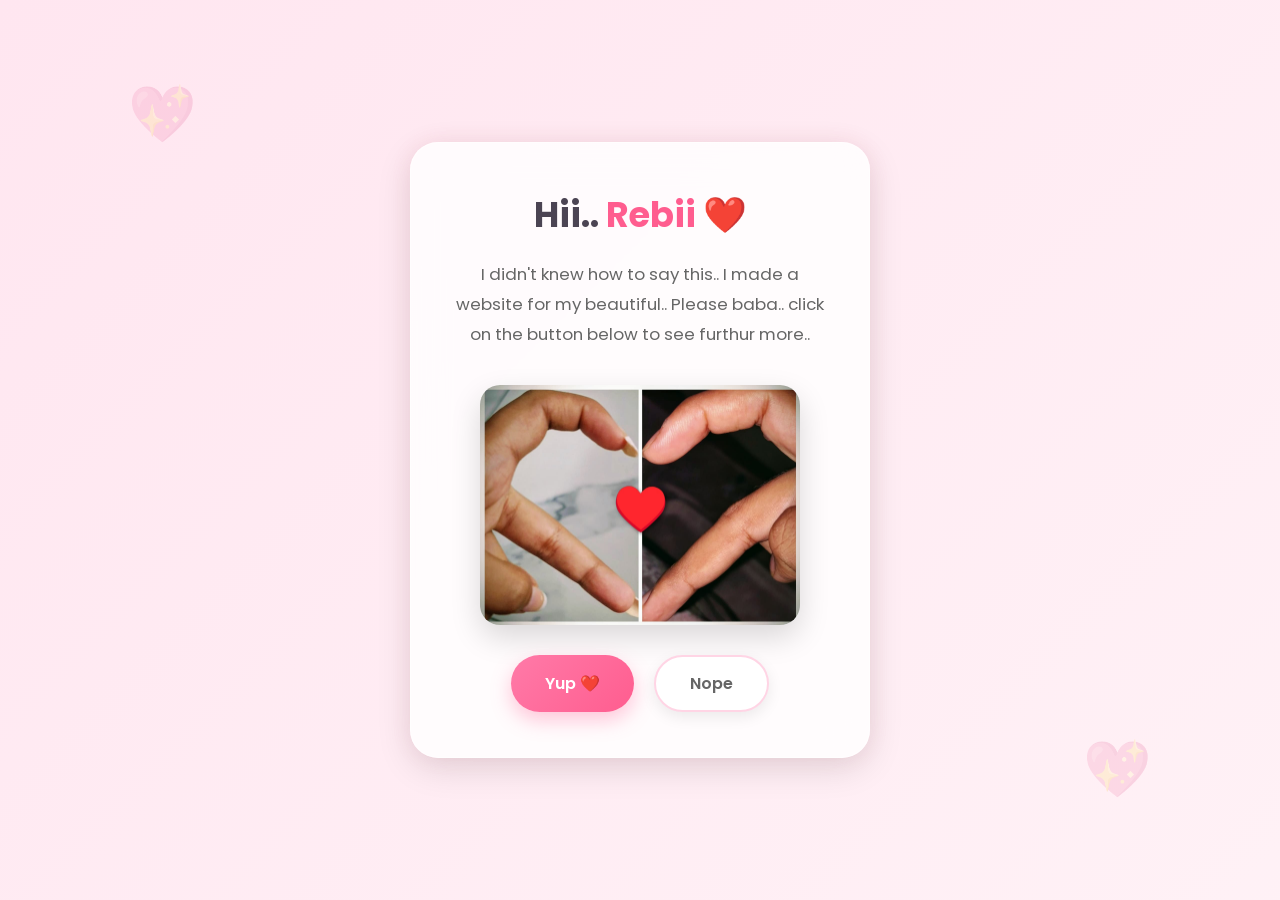
<file: index.html>
<!DOCTYPE html>
<html lang="en">
<head>
    <meta charset="UTF-8" />
    <meta name="viewport" content="width=device-width, initial-scale=1.0" />
    <title>A Small Request ❤️</title>

    <link rel="preconnect" href="https://fonts.googleapis.com">
    <link rel="preconnect" href="https://fonts.gstatic.com" crossorigin>
    <link href="https://fonts.googleapis.com/css2?family=Poppins:wght@300;400;500;600&display=swap" rel="stylesheet">

    <link rel="stylesheet" href="style.css">
</head>

<body>
    <div class="container">
        <div class="card">
            <h1>Hii.. <span>Rebii</span> ❤️</h1>

            <p>
                I didn't knew how to say this.. I made a website for my beautiful..
                Please baba.. click on the button below to see furthur more..
            </p>

            <div class="image-container">
                <img src="./Heart Sarah.jpeg" alt="A bouquet for you" class="bouquet-image">
            </div>

            <div class="buttons">
            <button class="yes-btn" id="yesBtn">Yup ❤️</button>
            <button class="no-btn" id="noBtn">Nope </button>
</div>

</div>
</div>

<script src="./script.js"></script>
</body>
</html>
</file>
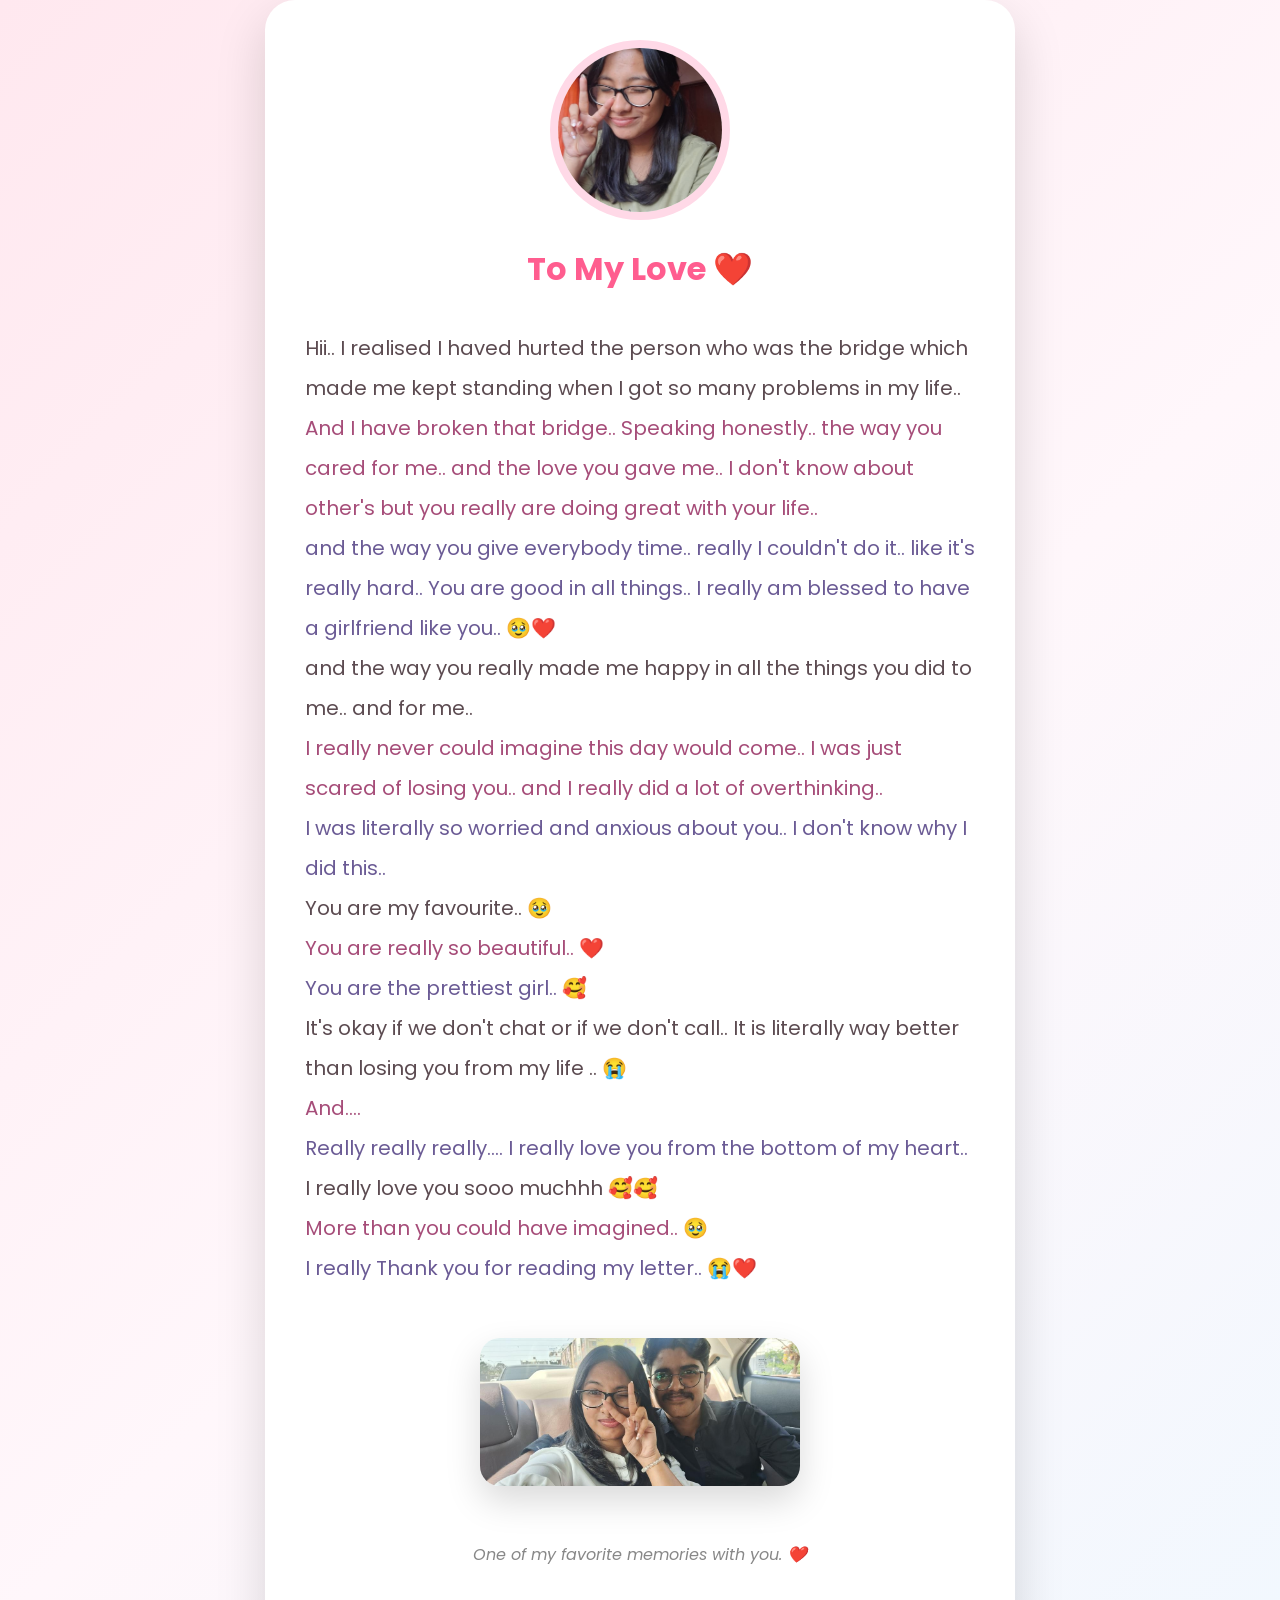
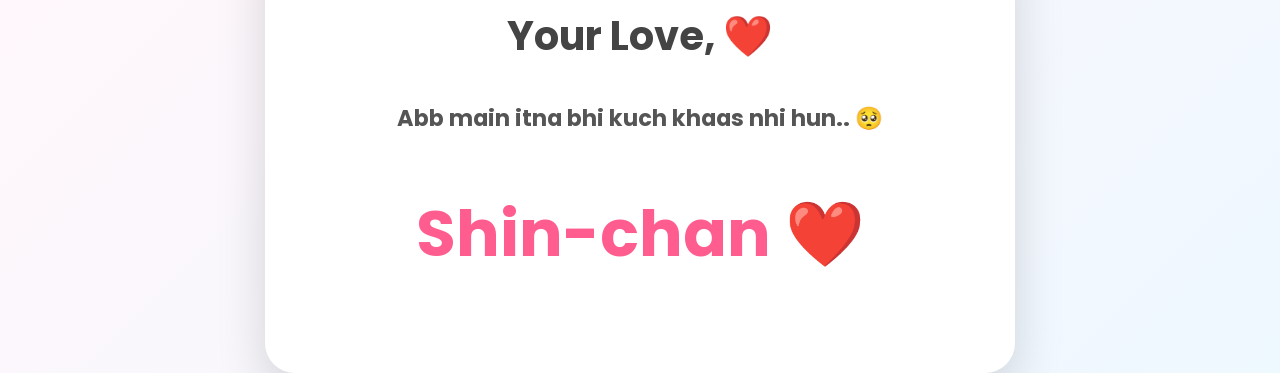
<file: letter.html>
<!DOCTYPE html>
<html lang="en">
<head>
    <meta charset="UTF-8">
    <meta name="viewport" content="width=device-width, initial-scale=1.0">
    <title>Just For You ❤️</title>

    <link rel="stylesheet" href="letter.css">
</head>

<body>

<div class="card">

    <img src="./Her_Prof.jpeg" class="photo">

    <h1>To My Love ❤️</h1>

    <div class="letter">

        <p class="line1">Hii.. I realised I haved hurted the person who was the bridge which made me kept standing when I got so many problems in my life.. </p>

        <p class="line2">And I have broken that bridge.. Speaking honestly.. the way you cared for me.. and the love you gave me.. I don't know about other's but you really are doing great with your life.. </p>

        <p class="line3">and the way you give everybody time.. really I couldn't do it.. like it's really hard.. You are good in all things.. I really am blessed to have a girlfriend like you.. 🥹❤️ </p>

        <p class="line1">and the way you really made me happy in all the things you did to me.. and for me.. </p>

        <p class="line2">I really never could imagine this day would come.. I was just scared of losing you.. and I really did a lot of overthinking..</p>

        <p class="line3">I was literally so worried and anxious about you.. I don't know why I did this..</p>
        
        <p class="line1">You are my favourite.. 🥹</p>
        
        <p class="line2">You are really so beautiful.. ❤️</p>
        
        <p class="line3">You are the prettiest girl.. 🥰</p>

        
        <p class="line1">It's okay if we don't chat or if we don't call.. It is literally way better than losing you from my life .. 😭</p>

        
        <p class="line2">And.... </p>

        
        <p class="line3">Really really really.... I really love you from the bottom of my heart..</p>

        
        <p class="line1">I really love you sooo muchhh 🥰🥰</p>
        
        <p class="line2">More than you could have imagined.. 🥹</p>

        
        <p class="line3">I really Thank you for reading my letter.. 😭❤️</p>
<div class="ending">

    <img src="./Full Photo.jpeg" alt="Our Memory" class="ending-image">

    <p class="memory-caption">One of my favorite memories with you. ❤️</p>

    <h2>Your Love, ❤️</h2>

    <b>Abb main itna bhi kuch khaas nhi hun.. 🥺</b>

    <h1>Shin-chan ❤️</h1>

</div>

    </div>

</div>

<script src="letter.js"></script>

</body>
</html>
</file>
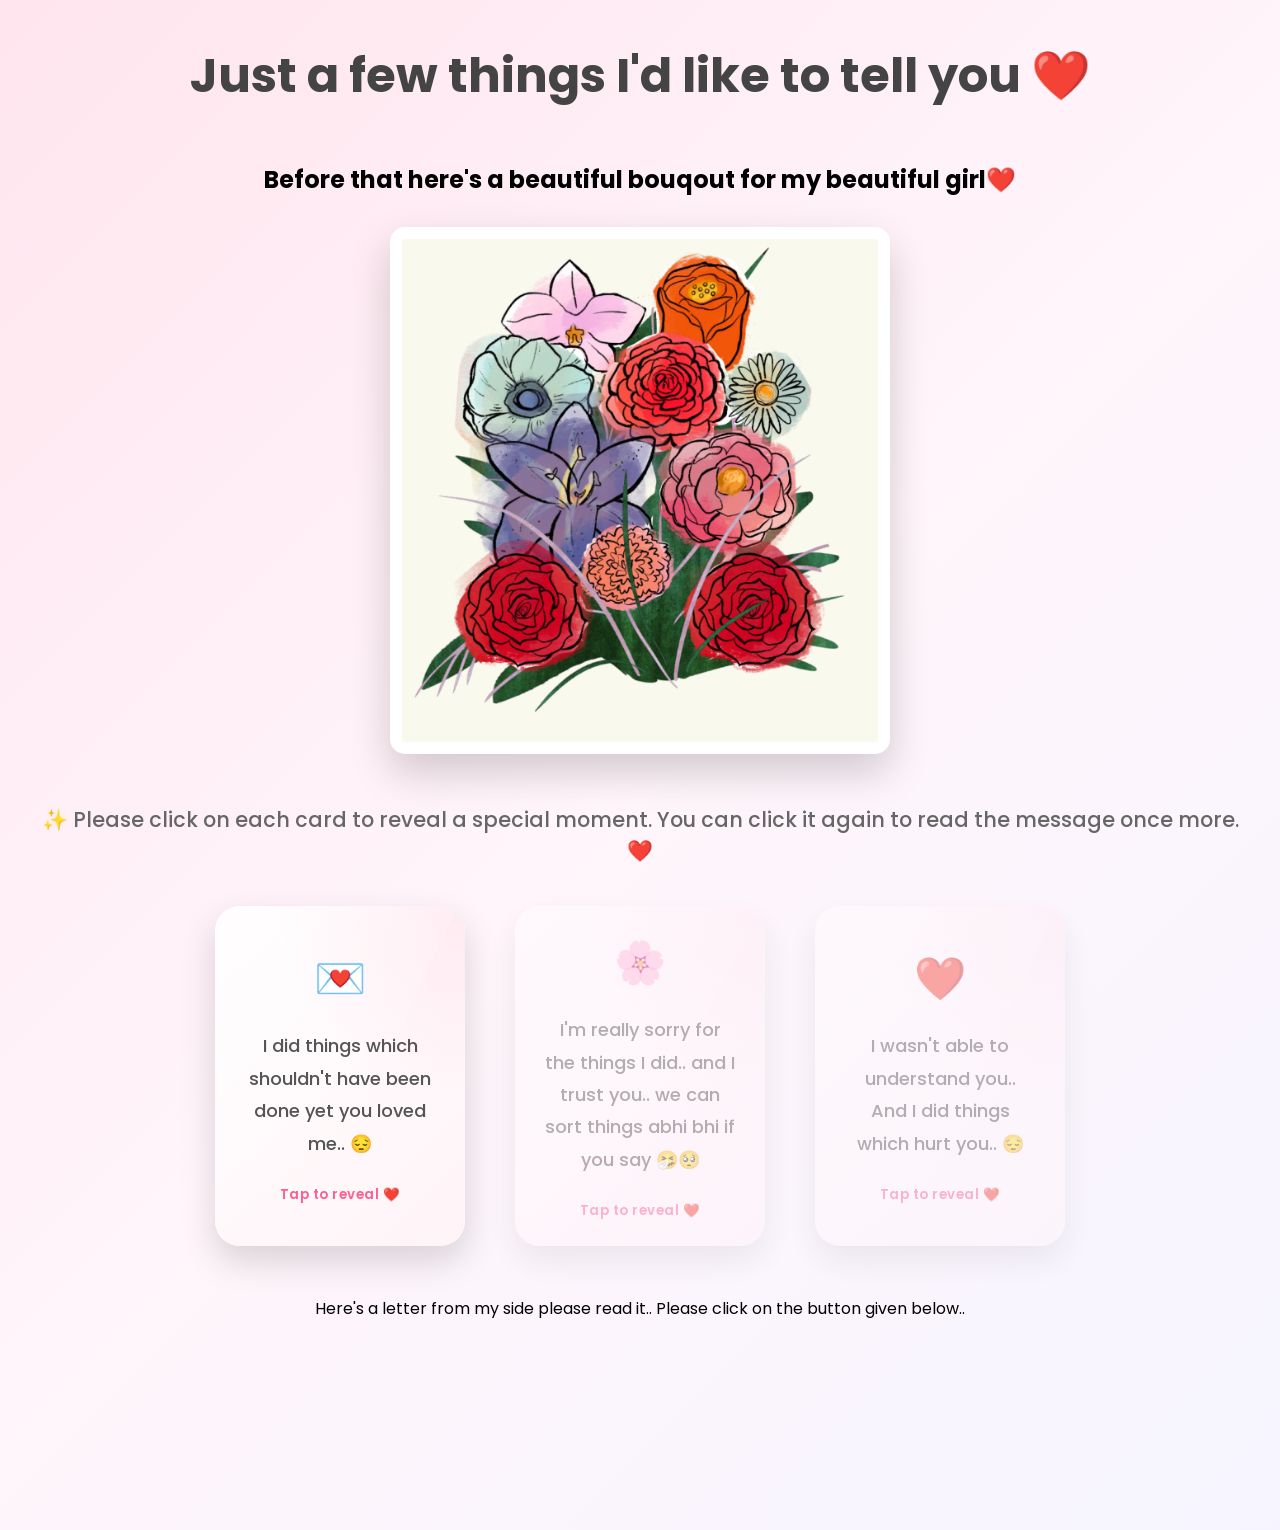
<file: second.html>
<!DOCTYPE html>
<html lang="en">
<head>
    <meta charset="UTF-8">
    <meta name="viewport" content="width=device-width, initial-scale=1.0">
    <title>A Few Words For You ❤️</title>

    <link rel="stylesheet" href="second.css">
</head>

<body>

<div class="container">

    <h1>Just a few things I'd like to tell you ❤️</h1>

    <h2>Before that here's a <b>beautiful</b> bouqout for my <b> beautiful girl</b>❤️</h2>

    <div class="top-image-container">

    <img
        src="./image.png"
        alt="Bouquet"
        class="top-image">

    </div>


    <div class="instruction">
    ✨ Please click on each card to reveal a special moment. You can click it again to read the message once more. ❤️
    </div>


    <div class="cards">

        <div class="flip-card" id="card1">

    <div class="flip-inner">

        <div class="front">

            <h2>💌</h2>

            <p>
                I did things which shouldn't have been done yet you loved me.. 😔
            </p>

            <small>Tap to reveal ❤️</small>

        </div>

        <div class="back photo1"></div>

    </div>

</div>

        <div class="flip-card" id="card2">

    <div class="flip-inner">

        <div class="front">

            <h2>🌸</h2>

            <p>
                 I'm really sorry for the things I did.. and I trust you.. we can sort things abhi bhi if you say 🤧🥺
            </p>

            <small>Tap to reveal ❤️</small>

        </div>

        <div class="back photo2"></div>

    </div>

</div>

        <div class="flip-card" id="card3">

    <div class="flip-inner">

        <div class="front">

            <h2>❤️</h2>

            <p>
                I wasn't able to understand you.. And I did things which hurt you.. 😔
            </p>

            <small>Tap to reveal ❤️</small>

        </div>

        <div class="back photo3"></div>

    </div>

</div>

        <div id="videoModal" class="video-modal">

    <div class="video-box">

        <span class="close-video">&times;</span>

        <video id="loveVideo" controls playsinline>
            <source src="./First video.mp4" type="video/mp4">
        </video>

    </div>

</div>

        <div class="newClass">
            <p>
                Here's a letter from my side please read it..
                Please click on the button given below..
            </p>
        </div>

        <div class="next-container">
    <button id="nextBtn" class="next-btn">
        Read My Letter ❤️
    </button>
</div>

    </div>

</div>

<script src="second.js"></script>

</body>
</html>
</file>
<file: style.css>
@import url('https://fonts.googleapis.com/css2?family=Poppins:wght@300;400;500;600;700&display=swap');
.yes-btn,
.no-btn{
    transition:all 0.3s ease;
}


*{
    margin:0;
    padding:0;
    box-sizing:border-box;
    font-family:'Poppins',sans-serif;
}

body{
    display:flex;
    justify-content:center;
    align-items:center;
    min-height:100vh;
    overflow:hidden;
    background:linear-gradient(135deg,#ffe6f0,#fff5f8,#f9f3ff,#eef7ff);
    background-size:400% 400%;
    animation:bgMove 12s ease infinite;
}

@keyframes bgMove{
    0%{
        background-position:0% 50%;
    }
    50%{
        background-position:100% 50%;
    }
    100%{
        background-position:0% 50%;
    }
}


body::before,
body::after{
    content:"💖";
    position:absolute;
    font-size:55px;
    opacity:.15;
    animation:float 8s ease-in-out infinite;
}

body::before{
    top:8%;
    left:10%;
}

body::after{
    bottom:10%;
    right:10%;
    animation-delay:3s;
}

@keyframes float{
    0%,100%{
        transform:translateY(0px) rotate(0deg);
    }
    50%{
        transform:translateY(-25px) rotate(10deg);
    }
}


.container{
    display:flex;
    justify-content:center;
    align-items:center;
    width:100%;
    padding:20px;
}

.card{
    width:460px;
    padding:45px;
    text-align:center;

    background:rgba(255,255,255,.82);
    backdrop-filter:blur(18px);

    border-radius:28px;
    border:1px solid rgba(255,255,255,.5);

    box-shadow:
        0 10px 35px rgba(0,0,0,.12),
        0 0 20px rgba(255,182,193,.2);
}

.card h1{
    font-size:2.2rem;
    color:#4b4453;
    margin-bottom:18px;
}

.card span{
    color:#ff5d8f;
    font-weight:700;
}

.card p{
    color:#666;
    line-height:1.8;
    font-size:1.05rem;
    margin-bottom:35px;
}


.buttons{
    display:flex;
    justify-content:center;
    gap:20px;
}

button{
    border:none;
    cursor:pointer;
    padding:14px 34px;
    font-size:1rem;
    font-weight:600;
    border-radius:50px;
    transition:all .35s ease;
    user-select:none;
}


.yes-btn{
    background:linear-gradient(135deg,#ff7aa8,#ff5d8f);
    color:white;

    box-shadow:
        0 8px 20px rgba(255,93,143,.35);
}

.yes-btn:hover{
    transform:translateY(-5px) scale(1.05);

    box-shadow:
        0 12px 30px rgba(255,93,143,.45);
}


.no-btn{
    background:white;
    color:#666;
    border:2px solid #ffd5e5;

    box-shadow:
        0 5px 15px rgba(0,0,0,.08);
}

.no-btn:hover{
    background:#fff4f8;
    transform:translateY(-5px);

    box-shadow:
        0 10px 20px rgba(0,0,0,.1);
}

/* Responsive */

@media(max-width:500px){

.card{
    width:90%;
    padding:30px;
}

.buttons{
    flex-direction:column;
}

button{
    width:100%;
}

}
.cryBubble{

    position:fixed;

    transform:translateX(-50%);

    background:white;

    padding:12px 22px;

    border-radius:30px;

    font-size:20px;

    box-shadow:0 10px 25px rgba(0,0,0,.15);

    animation:floatUp 2s forwards;

    pointer-events:none;

    z-index:999;
}

@keyframes floatUp{

    0%{
        opacity:0;
        transform:translate(-50%,20px) scale(.8);
    }

    15%{
        opacity:1;
    }

    100%{
        opacity:0;
        transform:translate(-50%,-120px) scale(1.2);
    }

}

.yes-btn,
.no-btn{
    transition:.35s ease;
}

.image-container{
    width:100%;
    display:flex;
    justify-content:center;
    align-items:center;
    margin:30px 0;
}

.bouquet-image{
    width:100%;
    max-width:320px;
    height:auto;

    border-radius:20px;

    box-shadow:0 12px 30px rgba(0,0,0,.15);

    transition:transform .3s ease;
}

.bouquet-image:hover{
    transform:scale(1.03);
}


@media (max-width:768px){

    .card{
        width:90%;
        padding:25px;
    }

    .bouquet-image{
        max-width:250px;
    }

    h1{
        font-size:2rem;
    }

    p{
        font-size:1rem;
        line-height:1.7;
    }

    .buttons{
        flex-direction:column;
        gap:15px;
    }

    button{
        width:100%;
    }

}

@media (max-width:480px){

    .bouquet-image{
        max-width:200px;
    }

    h1{
        font-size:1.7rem;
    }

}
</file>
<file: letter.css>
@import url('https://fonts.googleapis.com/css2?family=Poppins:wght@300;500;600&display=swap');

*{
    margin:0;
    padding:0;
    box-sizing:border-box;
    font-family:Poppins,sans-serif;
}

body{

    display:flex;
    justify-content:center;
    align-items:center;

    min-height:100vh;

    background:linear-gradient(135deg,#ffe8ef,#fff7fb,#eef8ff);

}

.card{

    width:750px;

    background:white;

    border-radius:30px;

    padding:40px;

    box-shadow:0 20px 50px rgba(0,0,0,.15);

}

.photo{

    width:180px;
    height:180px;

    object-fit:cover;

    border-radius:50%;

    display:block;

    margin:auto;

    border:8px solid #ffd9e7;

}

h1{

    margin:25px 0 35px;

    text-align:center;

    color:#ff5d8f;

}

.letter{

    font-size:20px;

    color:#555;

    line-height:2;

}

.line{

    opacity:0;

    transform:translateX(-50px);

    transition:.8s ease;

}

.line.show{

    opacity:1;

    transform:translateX(0);

}

.line1{
    color:#5C4B51;       /* Warm charcoal */
}

.line2{
    color:#A64D79;       /* Rose pink */
}

.line3{
    color:#6B5B95;       /* Lavender purple */
}

.memory-caption{
    margin:15px 0 25px;
    font-size:1rem;
    color:#888;
    font-style:italic;
}

.ending{

    margin-top:50px;

    text-align:center;

}

.ending-image{

    width:100%;

    max-width:320px;

    height:auto;

    border-radius:20px;

    margin-bottom:25px;

    box-shadow:0 15px 35px rgba(0,0,0,.15);

    transition:.35s ease;

}

.ending-image:hover{

    transform:scale(1.03);

}

.ending h2{

    font-size:2.5rem;

    color:#444;

    margin-bottom:20px;

}

.ending b{

    display:block;

    font-size:1.4rem;

    color:#555;

    margin-bottom:30px;

}

.ending h1{

    color:#ff5d8f;

    font-size:4rem;

}

/* Mobile */

@media(max-width:768px){

    .ending-image{

        max-width:240px;

    }

    .ending h2{

        font-size:2rem;

    }

    .ending h1{

        font-size:3rem;

    }

}
</file>
<file: second.css>
@import url('https://fonts.googleapis.com/css2?family=Poppins:wght@300;400;500;600;700&display=swap');

*{
    margin:0;
    padding:0;
    box-sizing:border-box;
    font-family:'Poppins',sans-serif;
}

body{
    display:flex;
    justify-content:center;
    align-items:center;
    min-height:100vh;
    padding:40px 20px;
    background:linear-gradient(135deg,#ffe5ee,#fff5fb,#f6f5ff);
    overflow-x:hidden;
}

.container{
    width:100%;
    max-width:1200px;
    text-align:center;
}

h1{
    color:#444;
    font-size:3rem;
    margin-bottom:50px;
}

/* ---------------- CARDS ---------------- */

.cards{
    display:flex;
    justify-content:center;
    align-items:center;
    gap:50px;
    flex-wrap:wrap;
}

.flip-card{

    width:250px;
    height:340px;

    perspective:1000px;

    opacity:.45;
    pointer-events:none;

    transition:.35s ease;
}

.flip-card.active{

    opacity:1;
    pointer-events:auto;

}

.flip-card.active:hover{

    transform:translateY(-10px) scale(1.03);

}

.flip-inner{

    width:100%;
    height:100%;

    position:relative;

    transform-style:preserve-3d;

    transition:transform .8s;

}

.flip-card.flipped .flip-inner{

    transform:rotateY(180deg);

}

/* FRONT & BACK */

.front,
.back{

    position:absolute;

    inset:0;

    border-radius:25px;

    overflow:hidden;

    display:flex;
    justify-content:center;
    align-items:center;
    flex-direction:column;

    text-align:center;

    padding:30px;

    backface-visibility:hidden;

    box-shadow:0 15px 35px rgba(0,0,0,.15);

}

/* ---------- FRONT ---------- */

.front{

    background:linear-gradient(135deg,#fffdfd,#fff4f8);

    color:#555;

    cursor:pointer;

}

.front::before{

    content:"";

    position:absolute;

    inset:0;

    border-radius:25px;

    background:
    radial-gradient(circle at top right,
    rgba(255,122,168,.12),
    transparent 45%);

}

.front::after{

    content:"";

    position:absolute;

    top:-150%;
    left:-150%;

    width:250%;
    height:250%;

    background:linear-gradient(
        120deg,
        transparent,
        rgba(255,255,255,.35),
        transparent
    );

    transform:rotate(25deg);

    animation:shine 5s linear infinite;

}

@keyframes shine{

    0%{
        transform:translateX(-120%) rotate(25deg);
    }

    100%{
        transform:translateX(120%) rotate(25deg);
    }

}

.front>*{

    position:relative;
    z-index:2;

}

.front h2{

    font-size:42px;
    margin-bottom:20px;

}

.front p{

    font-size:18px;
    color:#555;
    line-height:1.8;
    font-weight:500;

}

.front small{

    margin-top:25px;

    color:#ff5d8f;

    font-weight:600;

    letter-spacing:.5px;

}

/* ---------- BACK ---------- */

.back{

    transform:rotateY(180deg);

    background-size:cover;
    background-position:center;
    background-repeat:no-repeat;

}

.back::before{

    content:"";

    position:absolute;

    inset:0;

    background:rgba(0,0,0,.12);

}

/* YOUR IMAGES */

#card1 .back{

    background-image:url("./1st_pic.jpeg");

}

#card2 .back{

    background-image:url("./VC_GoodOne.jpeg");

}

#card3 .back{

    background-image:url("./Activity.jpeg");

}

/* ---------------- BUTTON ---------------- */

.next-container{

    width:100%;

    display:flex;
    justify-content:center;

    margin-top:60px;

}

.next-btn{

    padding:16px 45px;

    border:none;

    border-radius:40px;

    cursor:pointer;

    font-size:18px;
    font-weight:600;

    color:white;

    background:linear-gradient(135deg,#ff7aa8,#ff5d8f);

    box-shadow:0 10px 25px rgba(255,93,143,.35);

    transition:.35s;

    opacity:0;
    visibility:hidden;

    transform:translateY(20px);

}

.next-btn.show{

    opacity:1;
    visibility:visible;

    transform:translateY(0);

}

.next-btn:hover{

    transform:translateY(-5px) scale(1.05);

    box-shadow:0 15px 35px rgba(255,93,143,.45);

}

/* ---------------- VIDEO MODAL ---------------- */

.video-modal{

    position:fixed;

    inset:0;

    background:rgba(0,0,0,.85);

    display:flex;
    justify-content:center;
    align-items:center;

    opacity:0;
    visibility:hidden;

    transition:.3s;

    z-index:9999;

}

.video-modal.show{

    opacity:1;
    visibility:visible;

}

.video-box{

    width:90%;
    max-width:850px;

    position:relative;

}

.video-box video{

    width:100%;
    border-radius:20px;

    box-shadow:0 20px 50px rgba(0,0,0,.4);

}

.close-video{

    position:absolute;

    top:-45px;
    right:0;

    color:white;

    font-size:42px;

    cursor:pointer;

}


/* ---------- TOP IMAGE ---------- */

.top-image-container{

    width:100%;

    display:flex;

    justify-content:center;

    align-items:center;

    margin:30px 0 50px;

}
.top-image{

    width:100%;
    max-width:500px;

    height:auto;

    background:white;

    padding:12px;

    border-radius:15px;

    box-shadow:
        0 18px 40px rgba(0,0,0,.18);

    transition:.35s;

}

.top-image:hover{

    transform:rotate(-2deg) scale(1.03);

}

.instruction{

    width:100%;

    text-align:center;

    margin:10px 0 40px;

    font-size:1.3rem;

    font-weight:500;

    color:#666;

    animation:fadeIn 1.5s ease;

}

.instruction span{

    font-size:1.5rem;

}

@keyframes fadeIn{

    from{
        opacity:0;
        transform:translateY(15px);
    }

    to{
        opacity:1;
        transform:translateY(0);
    }

}

@media(max-width:768px){

    .instruction{

        font-size:1.05rem;
        margin:5px 0 30px;
        padding:0 15px;

    }

}

/* ---------------- MOBILE ---------------- */

@media(max-width:900px){

    h1{

        font-size:2.3rem;

    }

    .cards{

        gap:30px;

    }

}

@media(max-width:768px){

    body{

        padding:20px;

    }

    h1{

        font-size:2rem;
        margin-bottom:35px;

    }

    .cards{

        flex-direction:column;

        gap:25px;

    }

    .flip-card{

        width:280px;
        height:360px;

    }

    .front p{

        font-size:17px;

    }

    .next-btn{

        width:280px;

    }

}

@media(max-width:480px){

    h1{

        font-size:1.7rem;

    }

    .flip-card{

        width:90%;
        max-width:300px;

        height:380px;

    }

    .front h2{

        font-size:36px;

    }

    .front p{

        font-size:16px;

    }

    .front small{

        font-size:14px;

    }

    .close-video{

        font-size:35px;
        top:-40px;

    }

}

@media(max-width:768px){

    .top-image{

        max-width:380px;

    }

}

@media(max-width:480px){

    .top-image{

        max-width:280px;

    }

}
</file>
